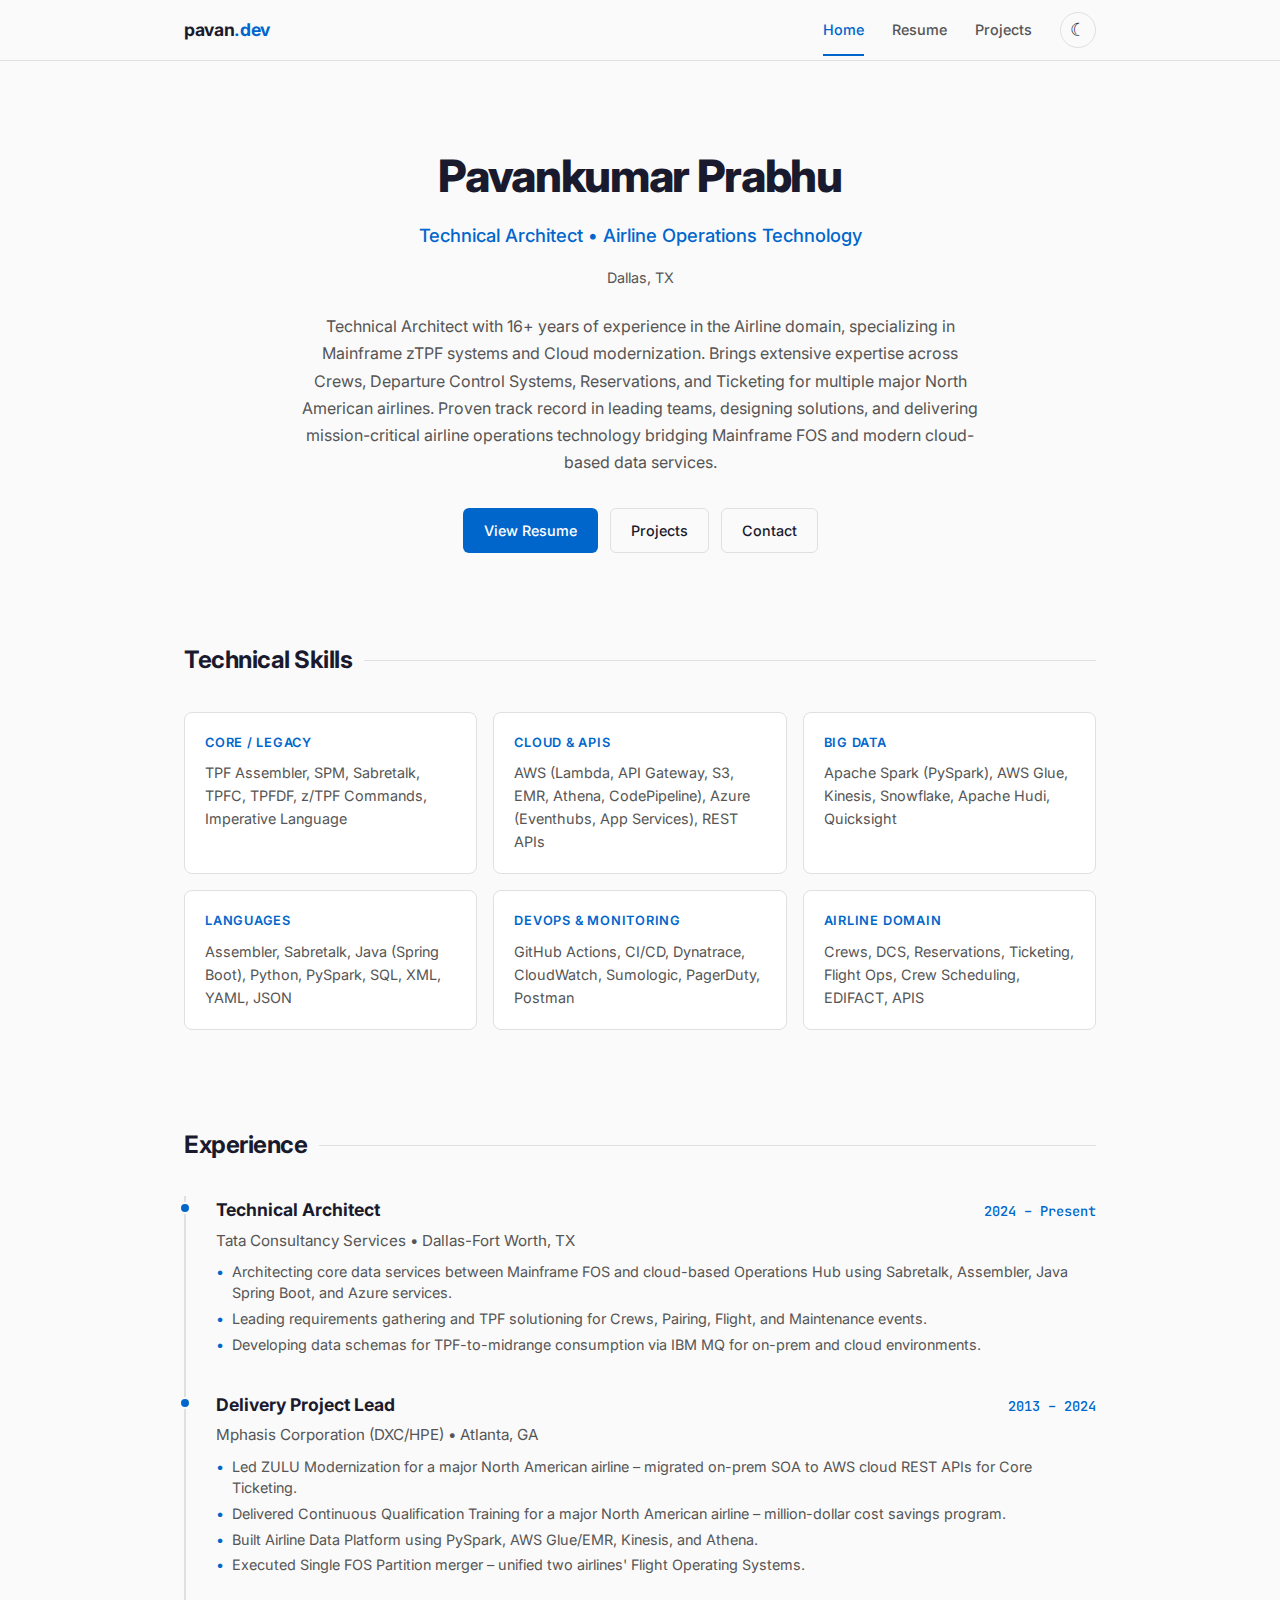
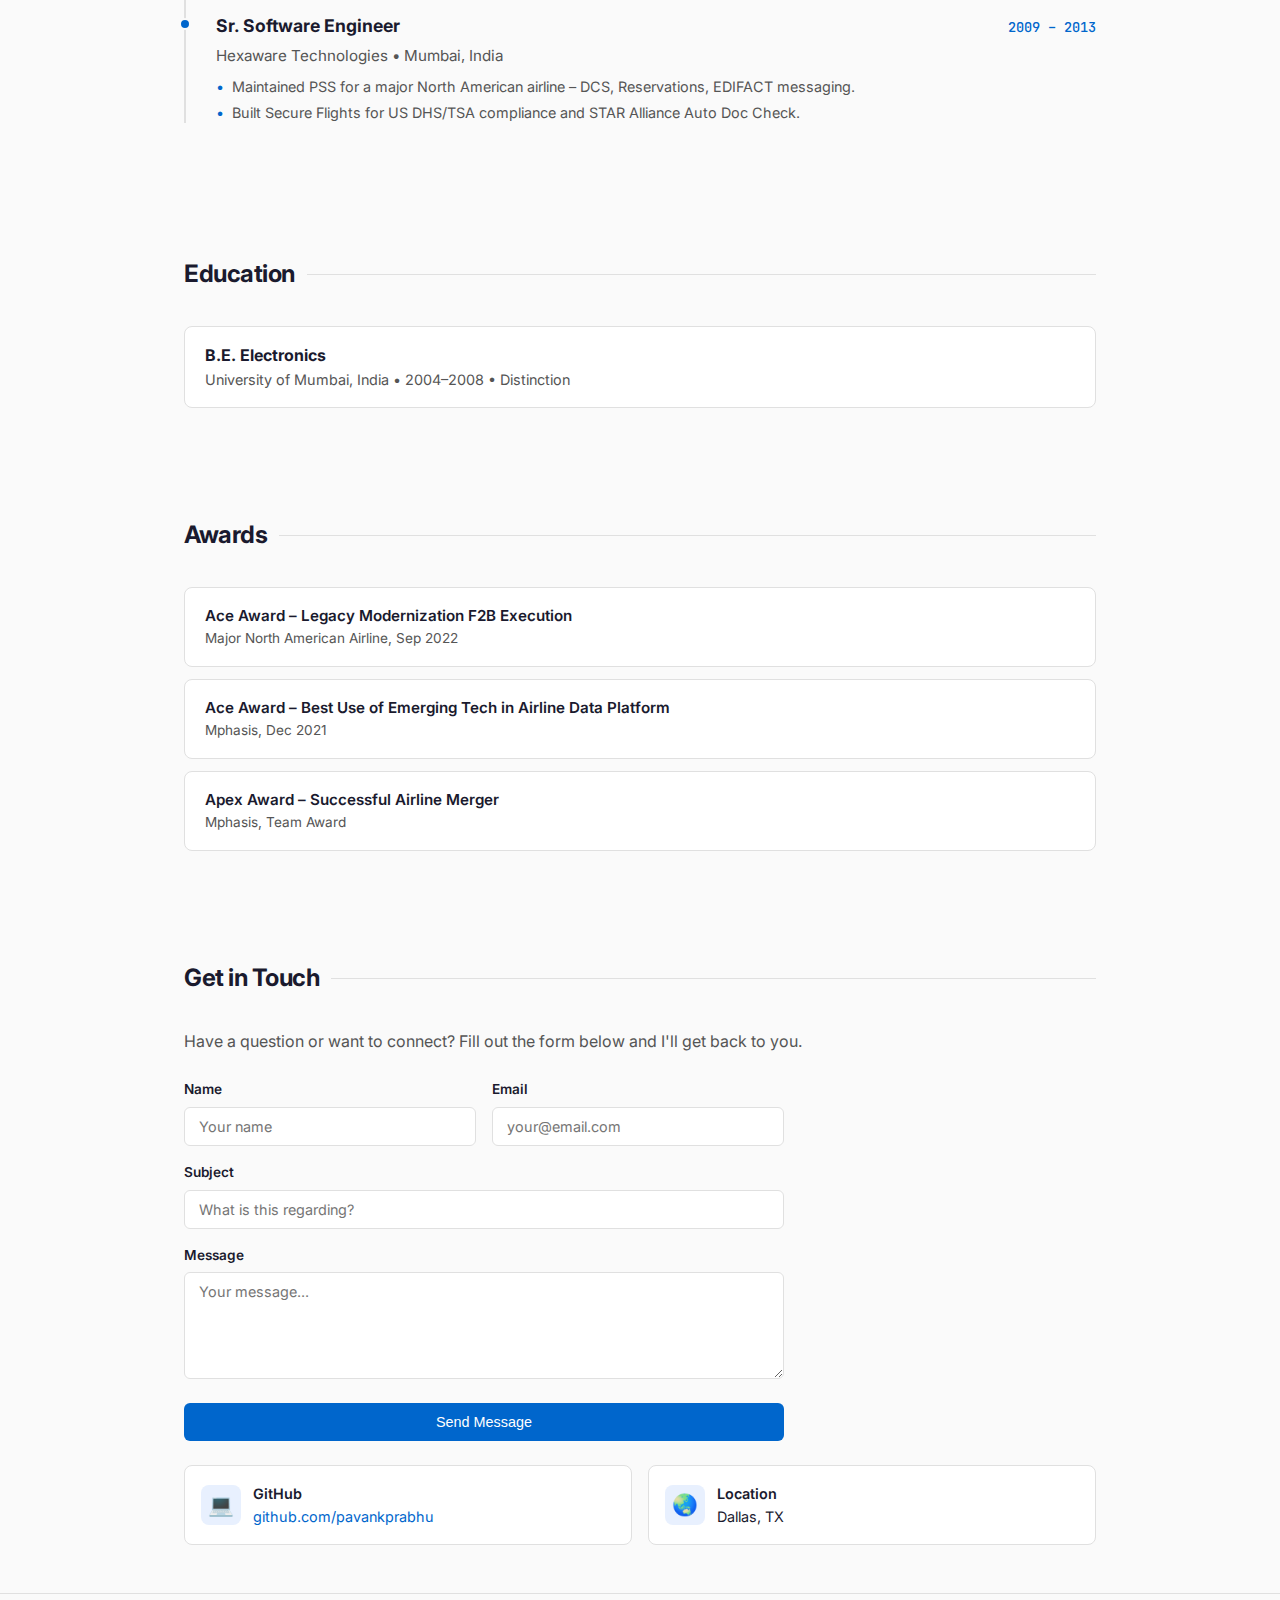
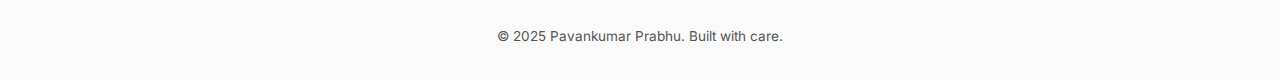
<file: index.html>
<!DOCTYPE html>
<html lang="en" data-theme="light">
<head>
  <meta charset="UTF-8">
  <meta name="viewport" content="width=device-width, initial-scale=1.0">
  <title>Pavankumar Prabhu - Technical Architect</title>
  <meta name="description" content="Technical Architect with 16+ years in Airline domain - Mainframe zTPF & Cloud Modernization">
  <link rel="preconnect" href="https://fonts.googleapis.com">
  <link href="https://fonts.googleapis.com/css2?family=Inter:wght@400;500;600;700;800&family=JetBrains+Mono:wght@400;500&display=swap" rel="stylesheet">
  <link rel="stylesheet" href="css/style.css">
</head>
<body>

  <!-- NAV -->
  <nav>
    <div class="nav-inner">
      <a href="index.html" class="nav-logo">pavan<span>.dev</span></a>
      <div class="nav-links">
        <a href="index.html" class="active">Home</a>
        <a href="resume.html">Resume</a>
        <a href="projects.html">Projects</a>
        <button class="theme-toggle" onclick="toggleTheme()" aria-label="Toggle theme">
          <span id="theme-icon">&#9790;</span>
        </button>
      </div>
    </div>
  </nav>

  <main class="container">

    <!-- HERO -->
    <section class="hero">
      <h1 class="hero-name">Pavankumar Prabhu</h1>
      <p class="hero-title">Technical Architect &bull; Airline Operations Technology</p>
      <p class="hero-location">Dallas, TX</p>
      <p class="hero-summary">
        Technical Architect with 16+ years of experience in the Airline domain,
        specializing in Mainframe zTPF systems and Cloud modernization. Brings extensive
        expertise across Crews, Departure Control Systems, Reservations, and Ticketing for
        multiple major North American airlines. Proven track record in leading teams,
        designing solutions, and delivering mission-critical airline operations technology
        bridging Mainframe FOS and modern cloud-based data services.
      </p>
      <div class="hero-links">
        <a href="resume.html" class="btn btn-primary">View Resume</a>
        <a href="projects.html" class="btn btn-outline">Projects</a>
        <a href="#contact" class="btn btn-outline">Contact</a>
      </div>
    </section>

    <!-- SKILLS -->
    <section class="section">
      <h2 class="section-title">Technical Skills</h2>
      <div class="skills-grid">
        <div class="skill-card">
          <div class="skill-category">Core / Legacy</div>
          <div class="skill-items">TPF Assembler, SPM, Sabretalk, TPFC, TPFDF, z/TPF Commands, Imperative Language</div>
        </div>
        <div class="skill-card">
          <div class="skill-category">Cloud & APIs</div>
          <div class="skill-items">AWS (Lambda, API Gateway, S3, EMR, Athena, CodePipeline), Azure (Eventhubs, App Services), REST APIs</div>
        </div>
        <div class="skill-card">
          <div class="skill-category">Big Data</div>
          <div class="skill-items">Apache Spark (PySpark), AWS Glue, Kinesis, Snowflake, Apache Hudi, Quicksight</div>
        </div>
        <div class="skill-card">
          <div class="skill-category">Languages</div>
          <div class="skill-items">Assembler, Sabretalk, Java (Spring Boot), Python, PySpark, SQL, XML, YAML, JSON</div>
        </div>
        <div class="skill-card">
          <div class="skill-category">DevOps & Monitoring</div>
          <div class="skill-items">GitHub Actions, CI/CD, Dynatrace, CloudWatch, Sumologic, PagerDuty, Postman</div>
        </div>
        <div class="skill-card">
          <div class="skill-category">Airline Domain</div>
          <div class="skill-items">Crews, DCS, Reservations, Ticketing, Flight Ops, Crew Scheduling, EDIFACT, APIS</div>
        </div>
      </div>
    </section>

    <!-- EXPERIENCE -->
    <section class="section">
      <h2 class="section-title">Experience</h2>
      <div class="timeline">

        <div class="timeline-item">
          <div class="timeline-header">
            <span class="timeline-role">Technical Architect</span>
            <span class="timeline-date">2024 &ndash; Present</span>
          </div>
          <div class="timeline-company">Tata Consultancy Services &bull; Dallas-Fort Worth, TX</div>
          <ul class="timeline-bullets">
            <li>Architecting core data services between Mainframe FOS and cloud-based Operations Hub using Sabretalk, Assembler, Java Spring Boot, and Azure services.</li>
            <li>Leading requirements gathering and TPF solutioning for Crews, Pairing, Flight, and Maintenance events.</li>
            <li>Developing data schemas for TPF-to-midrange consumption via IBM MQ for on-prem and cloud environments.</li>
          </ul>
        </div>

        <div class="timeline-item">
          <div class="timeline-header">
            <span class="timeline-role">Delivery Project Lead</span>
            <span class="timeline-date">2013 &ndash; 2024</span>
          </div>
          <div class="timeline-company">Mphasis Corporation (DXC/HPE) &bull; Atlanta, GA</div>
          <ul class="timeline-bullets">
            <li>Led ZULU Modernization for a major North American airline &ndash; migrated on-prem SOA to AWS cloud REST APIs for Core Ticketing.</li>
            <li>Delivered Continuous Qualification Training for a major North American airline &ndash; million-dollar cost savings program.</li>
            <li>Built Airline Data Platform using PySpark, AWS Glue/EMR, Kinesis, and Athena.</li>
            <li>Executed Single FOS Partition merger &ndash; unified two airlines' Flight Operating Systems.</li>
          </ul>
        </div>

        <div class="timeline-item">
          <div class="timeline-header">
            <span class="timeline-role">Sr. Software Engineer</span>
            <span class="timeline-date">2009 &ndash; 2013</span>
          </div>
          <div class="timeline-company">Hexaware Technologies &bull; Mumbai, India</div>
          <ul class="timeline-bullets">
            <li>Maintained PSS for a major North American airline &ndash; DCS, Reservations, EDIFACT messaging.</li>
            <li>Built Secure Flights for US DHS/TSA compliance and STAR Alliance Auto Doc Check.</li>
          </ul>
        </div>

      </div>
    </section>

    <!-- EDUCATION -->
    <section class="section">
      <h2 class="section-title">Education</h2>
      <div class="edu-item">
        <div class="edu-degree">B.E. Electronics</div>
        <div class="edu-school">University of Mumbai, India &bull; 2004&ndash;2008 &bull; Distinction</div>
      </div>
    </section>

    <!-- AWARDS -->
    <section class="section">
      <h2 class="section-title">Awards</h2>
      <div class="award-item">
        <div class="award-title">Ace Award &ndash; Legacy Modernization F2B Execution</div>
        <div class="award-desc">Major North American Airline, Sep 2022</div>
      </div>
      <div class="award-item">
        <div class="award-title">Ace Award &ndash; Best Use of Emerging Tech in Airline Data Platform</div>
        <div class="award-desc">Mphasis, Dec 2021</div>
      </div>
      <div class="award-item">
        <div class="award-title">Apex Award &ndash; Successful Airline Merger</div>
        <div class="award-desc">Mphasis, Team Award</div>
      </div>
    </section>

    <!-- CONTACT -->
    <section id="contact" class="section">
      <h2 class="section-title">Get in Touch</h2>
      <p style="color:var(--text-secondary);margin-bottom:24px">
        Have a question or want to connect? Fill out the form below and I'll get back to you.
      </p>
      <form id="contact-form" class="contact-form" onsubmit="return handleContactForm(event)">
        <div class="form-row">
          <div class="form-group">
            <label for="cf-name">Name</label>
            <input type="text" id="cf-name" name="name" required placeholder="Your name">
          </div>
          <div class="form-group">
            <label for="cf-email">Email</label>
            <input type="email" id="cf-email" name="email" required placeholder="your@email.com">
          </div>
        </div>
        <div class="form-group">
          <label for="cf-subject">Subject</label>
          <input type="text" id="cf-subject" name="subject" required placeholder="What is this regarding?">
        </div>
        <div class="form-group">
          <label for="cf-message">Message</label>
          <textarea id="cf-message" name="message" rows="5" required placeholder="Your message..."></textarea>
        </div>
        <button type="submit" class="btn btn-primary" style="width:100%;justify-content:center">Send Message</button>
        <div id="form-status" class="form-status"></div>
      </form>
      <div class="contact-grid" style="margin-top:24px">
        <div class="contact-item">
          <div class="contact-icon">&#128187;</div>
          <div>
            <div style="font-weight:600">GitHub</div>
            <a href="https://github.com/pavankprabhu" target="_blank">github.com/pavankprabhu</a>
          </div>
        </div>
        <div class="contact-item">
          <div class="contact-icon">&#127759;</div>
          <div>
            <div style="font-weight:600">Location</div>
            <span>Dallas, TX</span>
          </div>
        </div>
      </div>
    </section>

  </main>

  <footer>
    <div class="container">
      &copy; 2025 Pavankumar Prabhu. Built with care.
    </div>
  </footer>

  <script src="js/main.js"></script>
</body>
</html>
</file>
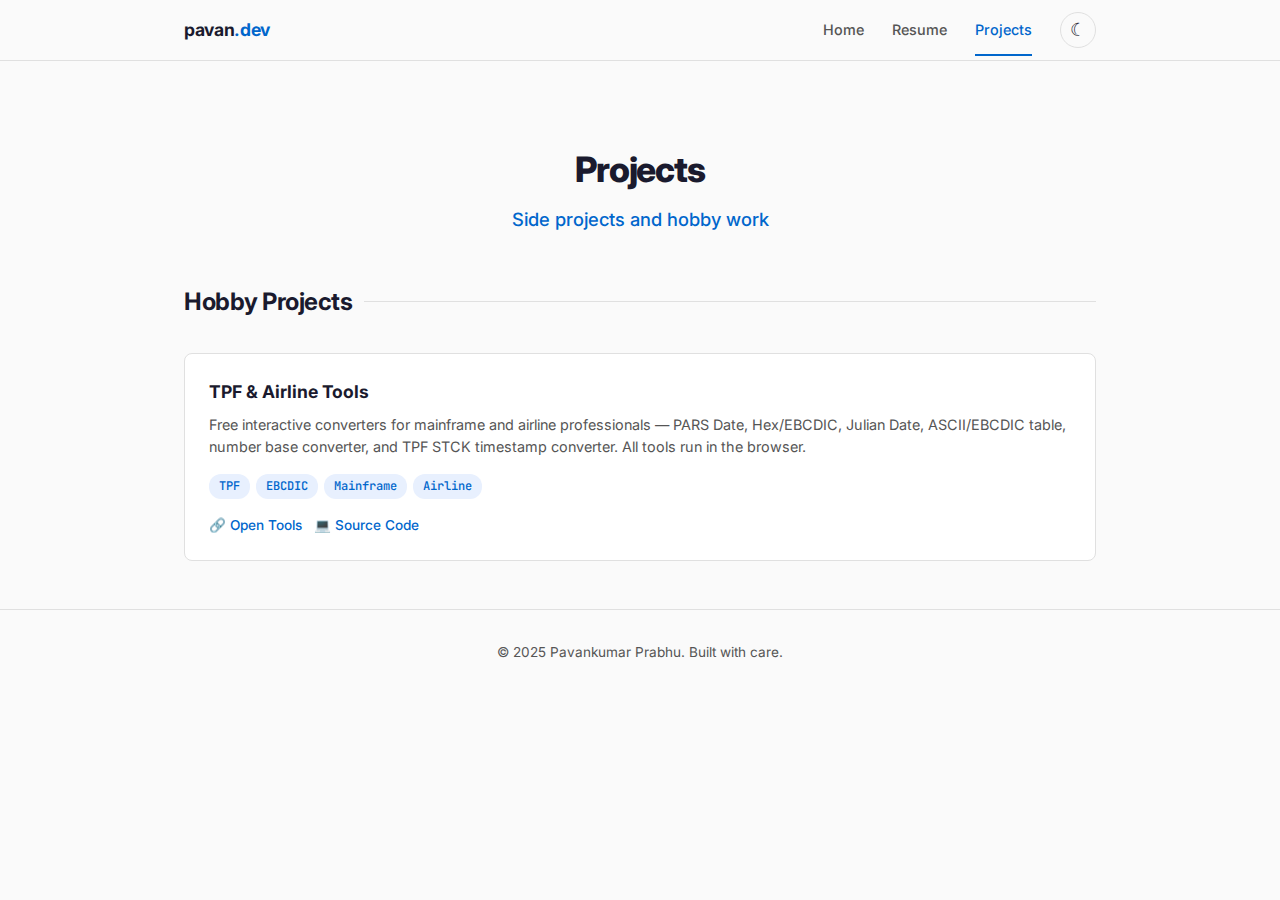
<file: projects.html>
<!DOCTYPE html>
<html lang="en" data-theme="light">
<head>
  <meta charset="UTF-8">
  <meta name="viewport" content="width=device-width, initial-scale=1.0">
  <title>Projects - Pavankumar Prabhu</title>
  <meta name="description" content="Hobby projects and side work by Pavankumar Prabhu">
  <link rel="preconnect" href="https://fonts.googleapis.com">
  <link href="https://fonts.googleapis.com/css2?family=Inter:wght@400;500;600;700;800&family=JetBrains+Mono:wght@400;500&display=swap" rel="stylesheet">
  <link rel="stylesheet" href="css/style.css">
</head>
<body>

  <nav>
    <div class="nav-inner">
      <a href="index.html" class="nav-logo">pavan<span>.dev</span></a>
      <div class="nav-links">
        <a href="index.html">Home</a>
        <a href="resume.html">Resume</a>
        <a href="projects.html" class="active">Projects</a>
        <button class="theme-toggle" onclick="toggleTheme()" aria-label="Toggle theme">
          <span id="theme-icon">&#9790;</span>
        </button>
      </div>
    </div>
  </nav>

  <main class="container">

    <section class="hero" style="padding-bottom:16px">
      <h1 class="hero-name" style="font-size:2.2rem">Projects</h1>
      <p class="hero-title">Side projects and hobby work</p>
    </section>

    <section class="section" style="padding-top:16px">
      <h2 class="section-title">Hobby Projects</h2>
      <div class="projects-grid">

        <div class="project-card">
          <div class="project-name">TPF & Airline Tools</div>
          <p class="project-desc">
            Free interactive converters for mainframe and airline professionals &mdash;
            PARS Date, Hex/EBCDIC, Julian Date, ASCII/EBCDIC table, number base converter,
            and TPF STCK timestamp converter. All tools run in the browser.
          </p>
          <div class="project-tags">
            <span class="tag">TPF</span>
            <span class="tag">EBCDIC</span>
            <span class="tag">Mainframe</span>
            <span class="tag">Airline</span>
          </div>
          <div class="project-links">
            <a href="https://pavankprabhu.github.io/tpf-tools/" target="_blank">&#128279; Open Tools</a>
            <a href="https://github.com/pavankprabhu/tpf-tools" target="_blank">&#128187; Source Code</a>
          </div>
        </div>

        <!-- ===== TEMPLATE: Copy this card and fill in your project details =====
        <div class="project-card">
          <div class="project-name">Project Name Here</div>
          <p class="project-desc">
            A short description of what the project does, what problem it solves,
            and what makes it interesting.
          </p>
          <div class="project-tags">
            <span class="tag">Python</span>
            <span class="tag">AWS</span>
            <span class="tag">React</span>
          </div>
          <div class="project-links">
            <a href="#" target="_blank">&#128279; Live Demo</a>
            <a href="#" target="_blank">&#128187; Source Code</a>
          </div>
        </div>
        ===== END TEMPLATE ===== -->

      </div>
    </section>

    <!-- HIDDEN: Resume Generator - unhide once project is complete
    <section class="section">
      <h2 class="section-title">Open Source & Contributions</h2>
      <div class="projects-grid">

        <div class="project-card">
          <div class="project-name">Resume Generator</div>
          <p class="project-desc">
            Python-based tool to generate multiple resume formats (Short Profile, Interview, Detailed Work History)
            from a single YAML data source. Outputs DOCX, PDF, and web-ready HTML.
          </p>
          <div class="project-tags">
            <span class="tag">Python</span>
            <span class="tag">python-docx</span>
            <span class="tag">YAML</span>
          </div>
          <div class="project-links">
            <a href="https://github.com/pavankprabhu" target="_blank">&#128187; GitHub</a>
          </div>
        </div>

      </div>
    </section>
    -->

  </main>

  <footer>
    <div class="container">
      &copy; 2025 Pavankumar Prabhu. Built with care.
    </div>
  </footer>

  <script src="js/main.js"></script>
</body>
</html>
</file>
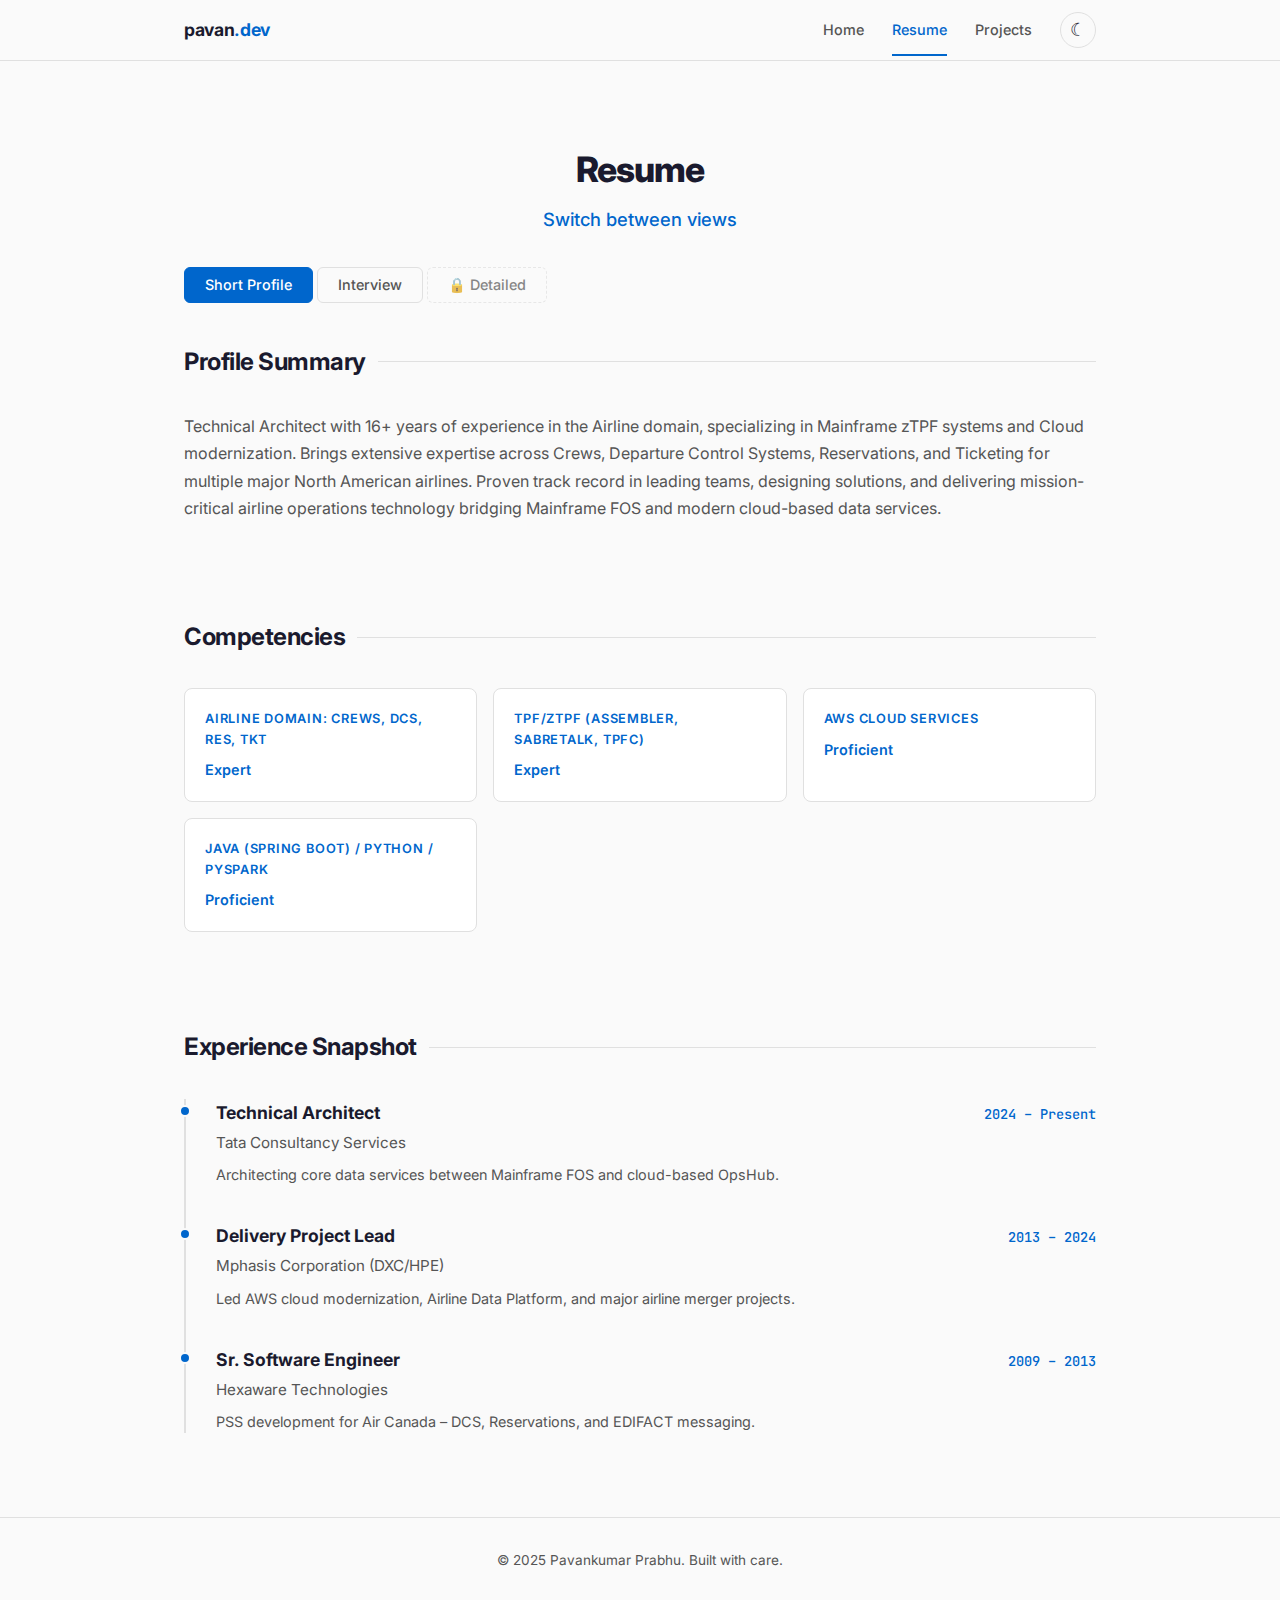
<file: resume.html>
<!DOCTYPE html>
<html lang="en" data-theme="light">
<head>
  <meta charset="UTF-8">
  <meta name="viewport" content="width=device-width, initial-scale=1.0">
  <title>Resume - Pavankumar Prabhu</title>
  <meta name="description" content="Resume of Pavankumar Prabhu - Technical Architect, Airline Operations Technology">
  <link rel="preconnect" href="https://fonts.googleapis.com">
  <link href="https://fonts.googleapis.com/css2?family=Inter:wght@400;500;600;700;800&family=JetBrains+Mono:wght@400;500&display=swap" rel="stylesheet">
  <link rel="stylesheet" href="css/style.css">
</head>
<body>

  <nav>
    <div class="nav-inner">
      <a href="index.html" class="nav-logo">pavan<span>.dev</span></a>
      <div class="nav-links">
        <a href="index.html">Home</a>
        <a href="resume.html" class="active">Resume</a>
        <a href="projects.html">Projects</a>
        <button class="theme-toggle" onclick="toggleTheme()" aria-label="Toggle theme">
          <span id="theme-icon">&#9790;</span>
        </button>
      </div>
    </div>
  </nav>

  <main class="container">

    <section class="hero" style="padding-bottom:16px">
      <h1 class="hero-name" style="font-size:2.2rem">Resume</h1>
      <p class="hero-title">Switch between views</p>
    </section>

    <!-- TAB SWITCHER -->
    <div class="tabs">
      <button class="tab-btn active" onclick="switchTab('short', event)">Short Profile</button>
      <button class="tab-btn" onclick="switchTab('interview', event)">Interview</button>
      <button class="tab-btn tab-locked" onclick="requestDetailedAccess()" id="btn-detailed">
        &#128274; Detailed
      </button>
    </div>

    <!-- ACCESS MODAL -->
    <div id="access-modal" class="modal-overlay" style="display:none">
      <div class="modal">
        <button class="modal-close" onclick="closeModal()">&times;</button>
        <div style="text-align:center;margin-bottom:16px">
          <span style="font-size:2rem">&#128274;</span>
        </div>
        <h3 style="text-align:center;margin-bottom:8px">Access Required</h3>
        <p style="text-align:center;color:var(--text-secondary);font-size:0.9rem;margin-bottom:20px">
          The detailed project view is available by request.<br>
          Enter the access code or request access below.
        </p>
        <form onsubmit="return verifyAccess(event)">
          <div class="form-group">
            <label for="access-code">Access Code</label>
            <input type="password" id="access-code" placeholder="Enter access code" autocomplete="off">
          </div>
          <div id="access-error" class="form-status" style="color:#e74c3c"></div>
          <button type="submit" class="btn btn-primary" style="width:100%;justify-content:center;margin-bottom:12px">Unlock</button>
        </form>
        <div style="text-align:center">
          <p style="font-size:0.85rem;color:var(--text-secondary);margin-bottom:8px">Don't have a code?</p>
          <a href="index.html#contact" class="btn btn-outline" style="font-size:0.85rem">Request Access</a>
        </div>
      </div>
    </div>

    <!-- ==================== SHORT PROFILE ==================== -->
    <div id="tab-short" class="tab-content active">

      <section class="section" style="padding-top:16px">
        <h2 class="section-title">Profile Summary</h2>
        <p style="font-size:1rem;line-height:1.7;color:var(--text-secondary)">
          Technical Architect with 16+ years of experience in the Airline domain,
          specializing in Mainframe zTPF systems and Cloud modernization. Brings extensive
          expertise across Crews, Departure Control Systems, Reservations, and Ticketing for
          multiple major North American airlines. Proven track record in leading teams,
          designing solutions, and delivering mission-critical airline operations technology
          bridging Mainframe FOS and modern cloud-based data services.
        </p>
      </section>

      <section class="section">
        <h2 class="section-title">Competencies</h2>
        <div class="skills-grid">
          <div class="skill-card">
            <div class="skill-category">Airline Domain: Crews, DCS, RES, TKT</div>
            <div class="skill-items" style="color:var(--accent);font-weight:600">Expert</div>
          </div>
          <div class="skill-card">
            <div class="skill-category">TPF/zTPF (Assembler, Sabretalk, TPFC)</div>
            <div class="skill-items" style="color:var(--accent);font-weight:600">Expert</div>
          </div>
          <div class="skill-card">
            <div class="skill-category">AWS Cloud Services</div>
            <div class="skill-items" style="color:var(--accent);font-weight:600">Proficient</div>
          </div>
          <div class="skill-card">
            <div class="skill-category">Java (Spring Boot) / Python / PySpark</div>
            <div class="skill-items" style="color:var(--accent);font-weight:600">Proficient</div>
          </div>
        </div>
      </section>

      <section class="section">
        <h2 class="section-title">Experience Snapshot</h2>
        <div class="timeline">
          <div class="timeline-item">
            <div class="timeline-header">
              <span class="timeline-role">Technical Architect</span>
              <span class="timeline-date">2024 &ndash; Present</span>
            </div>
            <div class="timeline-company">Tata Consultancy Services</div>
            <p style="color:var(--text-secondary);font-size:0.9rem">Architecting core data services between Mainframe FOS and cloud-based OpsHub.</p>
          </div>
          <div class="timeline-item">
            <div class="timeline-header">
              <span class="timeline-role">Delivery Project Lead</span>
              <span class="timeline-date">2013 &ndash; 2024</span>
            </div>
            <div class="timeline-company">Mphasis Corporation (DXC/HPE)</div>
            <p style="color:var(--text-secondary);font-size:0.9rem">Led AWS cloud modernization, Airline Data Platform, and major airline merger projects.</p>
          </div>
          <div class="timeline-item">
            <div class="timeline-header">
              <span class="timeline-role">Sr. Software Engineer</span>
              <span class="timeline-date">2009 &ndash; 2013</span>
            </div>
            <div class="timeline-company">Hexaware Technologies</div>
            <p style="color:var(--text-secondary);font-size:0.9rem">PSS development for Air Canada &ndash; DCS, Reservations, and EDIFACT messaging.</p>
          </div>
        </div>
      </section>
    </div>

    <!-- ==================== INTERVIEW VIEW ==================== -->
    <div id="tab-interview" class="tab-content">

      <section class="section" style="padding-top:16px">
        <h2 class="section-title">Professional Summary</h2>
        <p style="font-size:1rem;line-height:1.7;color:var(--text-secondary)">
          Technical Architect with 16+ years of experience in the Airline domain,
          specializing in Mainframe zTPF systems and Cloud modernization. Brings extensive
          expertise across Crews, Departure Control Systems, Reservations, and Ticketing for
          multiple major North American airlines. Proven track record in leading teams,
          designing solutions, and delivering mission-critical airline operations technology
          bridging Mainframe FOS and modern cloud-based data services.
        </p>
      </section>

      <section class="section">
        <h2 class="section-title">Technical Skills</h2>
        <div class="skills-grid">
          <div class="skill-card">
            <div class="skill-category">Core / Legacy</div>
            <div class="skill-items">TPF Assembler, SPM, Sabretalk, TPFC, TPFDF, z/TPF Commands, Imperative Language</div>
          </div>
          <div class="skill-card">
            <div class="skill-category">Cloud & APIs</div>
            <div class="skill-items">AWS (Lambda, API Gateway, S3, EMR, Athena, CodePipeline), Azure (Eventhubs, App Services), REST APIs</div>
          </div>
          <div class="skill-card">
            <div class="skill-category">Big Data</div>
            <div class="skill-items">Apache Spark (PySpark), AWS Glue, Kinesis, Snowflake, Apache Hudi, Quicksight</div>
          </div>
          <div class="skill-card">
            <div class="skill-category">Languages</div>
            <div class="skill-items">Assembler, Sabretalk, Java (Spring Boot), Python, PySpark, SQL, XML, YAML, JSON</div>
          </div>
          <div class="skill-card">
            <div class="skill-category">DevOps & Monitoring</div>
            <div class="skill-items">GitHub Actions, CI/CD, Dynatrace, CloudWatch, Sumologic, PagerDuty, Postman</div>
          </div>
          <div class="skill-card">
            <div class="skill-category">Airline Domain</div>
            <div class="skill-items">Crews, DCS, Reservations, Ticketing, Flight Ops, Crew Scheduling, EDIFACT, APIS</div>
          </div>
        </div>
      </section>

      <section class="section">
        <h2 class="section-title">Professional Experience</h2>
        <div class="timeline">

          <div class="timeline-item">
            <div class="timeline-header">
              <span class="timeline-role">Technical Architect</span>
              <span class="timeline-date">Jul 2024 &ndash; Present</span>
            </div>
            <div class="timeline-company">Tata Consultancy Services &bull; Dallas-Fort Worth, TX</div>
            <ul class="timeline-bullets">
              <li>Architect core data services between Mainframe FOS and cloud-based Operations Hub using Sabretalk, Assembler, Java Spring Boot, and Azure services.</li>
              <li>Lead requirements gathering and TPF solutioning for Crews, Pairing, Flight, and Maintenance events.</li>
              <li>Develop data schemas for TPF-to-midrange consumption via IBM MQ for on-prem and cloud environments.</li>
              <li>Provide 24/7 on-call production support; monitor and troubleshoot across TPF, on-prem, and cloud.</li>
              <li>Maintain and enhance Legacy Connector Adapter REST API services and XML Message Utility platform.</li>
            </ul>
          </div>

          <div class="timeline-item">
            <div class="timeline-header">
              <span class="timeline-role">Delivery Project Lead</span>
              <span class="timeline-date">May 2013 &ndash; Jul 2024</span>
            </div>
            <div class="timeline-company">Mphasis Corporation (DXC/HPE) &bull; Atlanta, GA</div>
            <ul class="timeline-bullets">
              <li>Led ZULU Modernization at Delta Air Lines &ndash; migrated on-prem SOA to AWS cloud REST APIs for Core Ticketing Financial Document Management using Lambda, API Gateway, and CodePipeline CI/CD.</li>
              <li>Delivered Continuous Qualification Training for American Airlines &ndash; million-dollar cost savings program transforming pilot recurrent training from 9/18-month to annual cycles.</li>
              <li>Built Airline Data Platform using PySpark, AWS Glue/EMR, Kinesis, S3, and Athena &ndash; delivered analytics for PNR, Ticketing, Passenger, and Check-in data.</li>
              <li>Executed Single FOS Partition merger &ndash; unified two major airlines&rsquo; Flight Operating Systems for Pilots and Flight Attendants.</li>
              <li>Developed 737 MAX MCAS Special Training, COVID-19 Vaccine compliance, and Pilot Division Qualifications Redesign.</li>
              <li>Maintained mission-critical Document Retrieve, Financial Travel Documents, and ToolsV2 APIs with P1 on-call support.</li>
            </ul>
          </div>

          <div class="timeline-item">
            <div class="timeline-header">
              <span class="timeline-role">Sr. Software Engineer</span>
              <span class="timeline-date">Sep 2009 &ndash; Apr 2013</span>
            </div>
            <div class="timeline-company">Hexaware Technologies &bull; Mumbai, India</div>
            <ul class="timeline-bullets">
              <li>Developed and maintained DCS for Air Canada &ndash; Airport Check-in, Baggage, Boarding, APIS, Seating, and EDIFACT messaging.</li>
              <li>Built Secure Flights system for US DHS/TSA compliance &ndash; KTN/RED edits, AQQ messaging, and SFPD transmission.</li>
              <li>Implemented STAR Alliance Auto Doc Check &ndash; automated travel document verification.</li>
              <li>Developed Seat Platform Re-accommodation for United Airlines Schedule Change.</li>
              <li>Provided requirements analysis, sizing estimates, and project estimates to IBM Canada.</li>
            </ul>
          </div>

          <div class="timeline-item">
            <div class="timeline-header">
              <span class="timeline-role">Software Tester</span>
              <span class="timeline-date">Jan 2009 &ndash; Sep 2009</span>
            </div>
            <div class="timeline-company">Specula Enterprise (Testingology) &bull; Mumbai, India</div>
            <ul class="timeline-bullets">
              <li>Led testing for gaming and E-learning applications for DHL, Kaplan, Pearson, and ICICI Prudential.</li>
            </ul>
          </div>

        </div>
      </section>

      <section class="section">
        <h2 class="section-title">Education</h2>
        <div class="edu-item">
          <div class="edu-degree">B.E. Electronics</div>
          <div class="edu-school">University of Mumbai, India &bull; 2004&ndash;2008 &bull; Distinction</div>
        </div>
      </section>

      <section class="section">
        <h2 class="section-title">Awards</h2>
        <div class="award-item">
          <div class="award-title">Ace Award &ndash; Legacy Modernization F2B Execution</div>
          <div class="award-desc">American Airlines, Sep 2022</div>
        </div>
        <div class="award-item">
          <div class="award-title">Ace Award &ndash; Best Use of Emerging Tech in Airline Data Platform</div>
          <div class="award-desc">Mphasis, Dec 2021</div>
        </div>
        <div class="award-item">
          <div class="award-title">Summit Award &ndash; Successful Project Execution</div>
          <div class="award-desc">Mphasis</div>
        </div>
        <div class="award-item">
          <div class="award-title">Apex Award &ndash; Successful Airline Merger</div>
          <div class="award-desc">Mphasis, Team Award</div>
        </div>
        <div class="award-item">
          <div class="award-title">Ace Award &ndash; Successful Project Execution</div>
          <div class="award-desc">Hexaware Technologies</div>
        </div>
      </section>
    </div>

    <!-- ==================== DETAILED VIEW ==================== -->
    <div id="tab-detailed" class="tab-content">

      <section class="section" style="padding-top:16px">
        <h2 class="section-title">Tata Consultancy Services (Jul 2024 &ndash; Present)</h2>

        <div class="project-card" style="margin-bottom:16px">
          <div style="display:flex;justify-content:space-between;align-items:baseline;flex-wrap:wrap;gap:8px;margin-bottom:8px">
            <span class="project-name">01 &bull; Operations Hub &ndash; Airline Operations Technology</span>
            <span class="timeline-date">Jul 2024 &ndash; Present</span>
          </div>
          <div style="font-size:0.85rem;color:var(--accent);margin-bottom:8px"><strong>Client:</strong> American Airlines (via Sabre/TCS)</div>
          <p class="project-desc">Development, Maintenance of Core Data Services from Mainframe based Flight Operating System to On-prem and Cloud data services.</p>
          <div class="project-tags">
            <span class="tag">Sabretalk</span><span class="tag">Assembler</span><span class="tag">Java Spring Boot</span>
            <span class="tag">Azure</span><span class="tag">IBM MQ</span><span class="tag">z/TPF</span>
            <span class="tag">Oracle SQL</span><span class="tag">MongoDB</span><span class="tag">GitHub Actions</span>
          </div>
          <div style="font-weight:600;font-size:0.85rem;margin-bottom:6px">Responsibilities:</div>
          <ul class="timeline-bullets">
            <li>Requirements gathering from consumer and TPF solutioning for Crews, Pairing, Flight, Maintenance events.</li>
            <li>Analyze reported Test and Production data issues.</li>
            <li>Development of schema to consume data from TPF system to mid-range applications via IBM MQ.</li>
            <li>Provide Test, Deployment to Test and Production support.</li>
            <li>Provide scheduled on-call support for Production environment.</li>
            <li>Monitor dumps and errors across TPF, On-prem, and cloud environments.</li>
            <li>Maintenance and Enhancement of XML Message Utility website.</li>
            <li>Support Legacy Connector Adapter REST API services.</li>
          </ul>
        </div>
      </section>

      <section class="section">
        <h2 class="section-title">Mphasis Corporation / DXC / HPE (May 2013 &ndash; Jul 2024)</h2>

        <div class="project-card" style="margin-bottom:16px">
          <div style="display:flex;justify-content:space-between;align-items:baseline;flex-wrap:wrap;gap:8px;margin-bottom:8px">
            <span class="project-name">02 &bull; Core Ticketing Modernization (ZULU)</span>
            <span class="timeline-date">Aug 2022 &ndash; Jul 2024</span>
          </div>
          <div style="font-size:0.85rem;color:var(--accent);margin-bottom:8px"><strong>Client:</strong> Delta Air Lines, USA</div>
          <p class="project-desc">ZULU Modernization of on-prem SOA to REST APIs in AWS Cloud and z/TPF Modernization to ingest REST APIs for Core Ticketing Financial Document Management.</p>
          <div class="project-tags">
            <span class="tag">TPFC</span><span class="tag">DFDL</span><span class="tag">AWS Lambda</span>
            <span class="tag">API Gateway</span><span class="tag">CodePipeline</span><span class="tag">Quarkus Java</span>
            <span class="tag">Sumologic</span><span class="tag">PagerDuty</span>
          </div>
          <ul class="timeline-bullets">
            <li>Provide Development, Enhancement, Implementation Support to AWS cloud-based REST APIs via IBM Datapower.</li>
            <li>Develop Dashboard in Sumologic to monitor TPF transactions.</li>
            <li>Work with Datapower and Consumer Applications for performance and SRE testing.</li>
            <li>On-call for P1 System incidents and monitoring support.</li>
            <li>Maintain mission-critical Document Retrieve, Financial Travel Documents, and ToolsV2 APIs.</li>
          </ul>
        </div>

        <div class="project-card" style="margin-bottom:16px">
          <div style="display:flex;justify-content:space-between;align-items:baseline;flex-wrap:wrap;gap:8px;margin-bottom:8px">
            <span class="project-name">03 &bull; Continuous Qualification Training</span>
            <span class="timeline-date">Jul 2020 &ndash; Aug 2022</span>
          </div>
          <div style="font-size:0.85rem;color:var(--accent);margin-bottom:8px"><strong>Client:</strong> DXC Technology (American Airlines)</div>
          <p class="project-desc">Million-dollar cost savings program transforming pilot recurrent training from 9/18-month to annual cycles. Executed 3 phases across Crew Qualifications and Training.</p>
          <div class="project-tags"><span class="tag">z/TPF</span><span class="tag">Sabretalk</span><span class="tag">Assembler</span></div>
          <ul class="timeline-bullets">
            <li>Analyze Business Requirements and perform system analysis.</li>
            <li>Design solution, coding and unit testing of Sabretalk and Assembler code.</li>
            <li>Support system issues and implementation across 3 project phases.</li>
          </ul>
        </div>

        <div class="project-card" style="margin-bottom:16px">
          <div style="display:flex;justify-content:space-between;align-items:baseline;flex-wrap:wrap;gap:8px;margin-bottom:8px">
            <span class="project-name">04 &bull; COVID-19 Vaccine Requirements</span>
            <span class="timeline-date">Mar 2020 &ndash; Nov 2021</span>
          </div>
          <div style="font-size:0.85rem;color:var(--accent);margin-bottom:8px"><strong>Client:</strong> DXC Technology (American Airlines)</div>
          <p class="project-desc">Enhancement to issue alerts to Pilots for COVID-19 Vaccine compliance affecting all Crew Scheduling applications.</p>
          <div class="project-tags"><span class="tag">z/TPF</span><span class="tag">Sabretalk</span><span class="tag">Assembler</span></div>
        </div>

        <div class="project-card" style="margin-bottom:16px">
          <div style="display:flex;justify-content:space-between;align-items:baseline;flex-wrap:wrap;gap:8px;margin-bottom:8px">
            <span class="project-name">05 &bull; 737 MAX MCAS Special Training</span>
            <span class="timeline-date">Mar 2019 &ndash; Aug 2019</span>
          </div>
          <div style="font-size:0.85rem;color:var(--accent);margin-bottom:8px"><strong>Client:</strong> DXC Technology (American Airlines)</div>
          <p class="project-desc">Enhancements to add 737 MAX MCAS CB TRAINING to all Pilots and alert Crew Scheduling applications if training is incomplete.</p>
          <div class="project-tags"><span class="tag">z/TPF</span><span class="tag">Sabretalk</span><span class="tag">Assembler</span></div>
        </div>

        <div class="project-card" style="margin-bottom:16px">
          <div style="display:flex;justify-content:space-between;align-items:baseline;flex-wrap:wrap;gap:8px;margin-bottom:8px">
            <span class="project-name">06 &bull; Single FOS Partition Merger</span>
            <span class="timeline-date">Jan 2016 &ndash; Feb 2017</span>
          </div>
          <div style="font-size:0.85rem;color:var(--accent);margin-bottom:8px"><strong>Client:</strong> HPE (American Airlines)</div>
          <p class="project-desc">Migration of two Major American Airlines into a Single Partition &ndash; the FOS partition for Pilots and Flight Attendants.</p>
          <div class="project-tags"><span class="tag">z/TPF</span><span class="tag">TPFDF</span><span class="tag">Assembler</span><span class="tag">Sabretalk</span></div>
        </div>

        <div class="project-card" style="margin-bottom:16px">
          <div style="display:flex;justify-content:space-between;align-items:baseline;flex-wrap:wrap;gap:8px;margin-bottom:8px">
            <span class="project-name">07 &bull; Airline Data Platform (AWS)</span>
            <span class="timeline-date">2021 &ndash; 2022</span>
          </div>
          <div style="font-size:0.85rem;color:var(--accent);margin-bottom:8px"><strong>Client:</strong> Mphasis (Multiple Airlines)</div>
          <p class="project-desc">Creation of Data Lake &amp; Data Warehouse platform using Airline/Airport data for Analytics and Reporting.</p>
          <div class="project-tags">
            <span class="tag">PySpark</span><span class="tag">AWS Glue</span><span class="tag">EMR</span>
            <span class="tag">S3</span><span class="tag">Kinesis</span><span class="tag">Athena</span>
            <span class="tag">Quicksight</span><span class="tag">Snowflake</span>
          </div>
          <ul class="timeline-bullets">
            <li>Ingestion of PNR, Ticketing, Passenger, Check-in, Feedback, Weather, and Car Parking data.</li>
            <li>Write PySpark programs for data transformation in AWS Glue and EMR.</li>
            <li>Implement Business Use Cases in AWS Quicksight for client demos.</li>
          </ul>
        </div>

        <p style="color:var(--text-secondary);font-size:0.9rem;font-style:italic;margin-top:8px">
          Additional projects: Break in Rest Activity, Pilot Division Qualifications Redesign, Fleet B767/B757,
          Pilot Lock Entry, AXS Control TPFC, Seat Platform Re-accommodation, TPF SHARES DCS &amp; Reservation Maintenance
          &ndash; see Detailed Work History for complete details.
        </p>
      </section>

      <section class="section">
        <h2 class="section-title">Hexaware Technologies (Sep 2009 &ndash; Apr 2013)</h2>

        <div class="project-card" style="margin-bottom:16px">
          <div style="display:flex;justify-content:space-between;align-items:baseline;flex-wrap:wrap;gap:8px;margin-bottom:8px">
            <span class="project-name">IBM TPF DCS &amp; Reservation Maintenance</span>
            <span class="timeline-date">Sep 2009 &ndash; Apr 2013</span>
          </div>
          <div style="font-size:0.85rem;color:var(--accent);margin-bottom:8px"><strong>Client:</strong> IBM Canada (Air Canada)</div>
          <p class="project-desc">Maintenance and development of DCS and Reservation systems including Secure Flights (TSA), STAR Alliance Auto Doc Check, and ASP TPF for All Nippon Airways.</p>
          <div class="project-tags">
            <span class="tag">TPF 4.1</span><span class="tag">Assembler</span><span class="tag">SPM</span>
            <span class="tag">TPFDF</span><span class="tag">JCL</span><span class="tag">REXX</span>
          </div>
        </div>
      </section>

      <section class="section">
        <h2 class="section-title">Customer Recognition</h2>
        <div class="project-card" style="margin-bottom:12px">
          <p style="font-style:italic;font-size:0.9rem;color:var(--text-secondary);line-height:1.6">
            &ldquo;I would like to recognize Pavan Prabhu for his contributions to the Pilot Readiness Product.
            Pavan&rsquo;s strong knowledge and diligence continues to be a great asset to the team.
            He communicates well, is attentive, addresses concerns as they arise, and drives to produce a quality product.
            We are fortunate to have Pavan as part of the team.&rdquo;
          </p>
          <p style="font-size:0.85rem;font-weight:600;margin-top:8px">&mdash; Barbara C Patterson PMP CSM, Sr. Manager, Pilot Technology</p>
        </div>
        <div class="project-card" style="margin-bottom:12px">
          <p style="font-style:italic;font-size:0.9rem;color:var(--text-secondary);line-height:1.6">
            &ldquo;You are trying your best to accomplish this, for that you go above and beyond with Delta and IBM team members
            to troubleshoot the issues happening. You don&rsquo;t sit quiet until it is resolved and understand the root cause.
            What is most important is your patience level, you keep yourself to the calmest level.&rdquo;
          </p>
          <p style="font-size:0.85rem;font-weight:600;margin-top:8px">&mdash; Manju Yadav, IT Sr. Tech Product Engg., FDM Core Ticketing</p>
        </div>
      </section>
    </div>

  </main>

  <footer>
    <div class="container">
      &copy; 2025 Pavankumar Prabhu. Built with care.
    </div>
  </footer>

  <script src="js/main.js"></script>
</body>
</html>
</file>
<file: css/style.css>
/* ===== VARIABLES ===== */
:root {
  --bg: #fafafa;
  --bg-card: #ffffff;
  --text: #1a1a2e;
  --text-secondary: #555;
  --accent: #0066cc;
  --accent-light: #e8f0fe;
  --border: #e0e0e0;
  --shadow: 0 2px 12px rgba(0,0,0,0.08);
  --radius: 8px;
  --max-width: 960px;
  --font: 'Inter', -apple-system, BlinkMacSystemFont, 'Segoe UI', sans-serif;
  --font-mono: 'JetBrains Mono', 'Fira Code', monospace;
}

[data-theme="dark"] {
  --bg: #0f0f1a;
  --bg-card: #1a1a2e;
  --text: #e0e0e0;
  --text-secondary: #999;
  --accent: #4d9fff;
  --accent-light: #1a2a4a;
  --border: #2a2a3e;
  --shadow: 0 2px 12px rgba(0,0,0,0.3);
}

/* ===== RESET & BASE ===== */
*, *::before, *::after { box-sizing: border-box; margin: 0; padding: 0; }

html { scroll-behavior: smooth; }

body {
  font-family: var(--font);
  background: var(--bg);
  color: var(--text);
  line-height: 1.6;
  transition: background 0.3s, color 0.3s;
}

a { color: var(--accent); text-decoration: none; transition: opacity 0.2s; }
a:hover { opacity: 0.8; }

/* ===== LAYOUT ===== */
.container { max-width: var(--max-width); margin: 0 auto; padding: 0 24px; }

/* ===== NAV ===== */
nav {
  position: sticky;
  top: 0;
  z-index: 100;
  background: var(--bg);
  border-bottom: 1px solid var(--border);
  backdrop-filter: blur(12px);
}

.nav-inner {
  display: flex;
  align-items: center;
  justify-content: space-between;
  padding: 12px 24px;
  max-width: var(--max-width);
  margin: 0 auto;
}

.nav-logo {
  font-weight: 700;
  font-size: 1.1rem;
  color: var(--text);
  letter-spacing: -0.02em;
}

.nav-logo span { color: var(--accent); }

.nav-links { display: flex; gap: 28px; align-items: center; }

.nav-links a {
  color: var(--text-secondary);
  font-size: 0.9rem;
  font-weight: 500;
  transition: color 0.2s;
  position: relative;
}

.nav-links a:hover, .nav-links a.active { color: var(--accent); opacity: 1; }

.nav-links a.active::after {
  content: '';
  position: absolute;
  bottom: -14px;
  left: 0;
  right: 0;
  height: 2px;
  background: var(--accent);
}

.theme-toggle {
  background: none;
  border: 1px solid var(--border);
  border-radius: 50%;
  width: 36px;
  height: 36px;
  cursor: pointer;
  display: flex;
  align-items: center;
  justify-content: center;
  font-size: 1.1rem;
  color: var(--text);
  transition: background 0.2s;
}

.theme-toggle:hover { background: var(--accent-light); }

/* ===== HERO ===== */
.hero {
  padding: 80px 0 40px;
  text-align: center;
}

.hero-name {
  font-size: 2.8rem;
  font-weight: 800;
  letter-spacing: -0.03em;
  color: var(--text);
  margin-bottom: 8px;
}

.hero-title {
  font-size: 1.15rem;
  color: var(--accent);
  font-weight: 500;
  margin-bottom: 16px;
}

.hero-location {
  font-size: 0.9rem;
  color: var(--text-secondary);
  margin-bottom: 24px;
}

.hero-summary {
  max-width: 680px;
  margin: 0 auto 32px;
  font-size: 1rem;
  color: var(--text-secondary);
  line-height: 1.7;
}

.hero-links { display: flex; gap: 12px; justify-content: center; flex-wrap: wrap; }

.btn {
  display: inline-flex;
  align-items: center;
  gap: 6px;
  padding: 10px 20px;
  border-radius: 6px;
  font-size: 0.9rem;
  font-weight: 500;
  transition: all 0.2s;
  border: 1px solid transparent;
}

.btn-primary { background: var(--accent); color: #fff; }
.btn-primary:hover { opacity: 0.9; color: #fff; }

.btn-outline { border-color: var(--border); color: var(--text); }
.btn-outline:hover { border-color: var(--accent); color: var(--accent); }

/* ===== SECTIONS ===== */
.section { padding: 48px 0; }

.section-title {
  font-size: 1.5rem;
  font-weight: 700;
  margin-bottom: 32px;
  letter-spacing: -0.02em;
  display: flex;
  align-items: center;
  gap: 12px;
}

.section-title::after {
  content: '';
  flex: 1;
  height: 1px;
  background: var(--border);
}

/* ===== SKILLS GRID ===== */
.skills-grid {
  display: grid;
  grid-template-columns: repeat(auto-fit, minmax(280px, 1fr));
  gap: 16px;
}

.skill-card {
  background: var(--bg-card);
  border: 1px solid var(--border);
  border-radius: var(--radius);
  padding: 20px;
  transition: border-color 0.2s;
}

.skill-card:hover { border-color: var(--accent); }

.skill-category {
  font-size: 0.8rem;
  font-weight: 600;
  text-transform: uppercase;
  letter-spacing: 0.06em;
  color: var(--accent);
  margin-bottom: 8px;
}

.skill-items {
  font-size: 0.9rem;
  color: var(--text-secondary);
  line-height: 1.6;
}

/* ===== TIMELINE ===== */
.timeline { position: relative; }

.timeline::before {
  content: '';
  position: absolute;
  left: 0;
  top: 0;
  bottom: 0;
  width: 2px;
  background: var(--border);
}

.timeline-item {
  position: relative;
  padding-left: 32px;
  margin-bottom: 36px;
}

.timeline-item::before {
  content: '';
  position: absolute;
  left: -5px;
  top: 6px;
  width: 12px;
  height: 12px;
  border-radius: 50%;
  background: var(--accent);
  border: 2px solid var(--bg);
}

.timeline-header {
  display: flex;
  justify-content: space-between;
  align-items: baseline;
  flex-wrap: wrap;
  gap: 8px;
  margin-bottom: 4px;
}

.timeline-role {
  font-size: 1.1rem;
  font-weight: 700;
  color: var(--text);
}

.timeline-date {
  font-size: 0.85rem;
  color: var(--accent);
  font-weight: 500;
  font-family: var(--font-mono);
}

.timeline-company {
  font-size: 0.95rem;
  color: var(--text-secondary);
  margin-bottom: 8px;
}

.timeline-bullets {
  list-style: none;
  padding: 0;
}

.timeline-bullets li {
  position: relative;
  padding-left: 16px;
  margin-bottom: 4px;
  font-size: 0.9rem;
  color: var(--text-secondary);
  line-height: 1.5;
}

.timeline-bullets li::before {
  content: '\2022';
  position: absolute;
  left: 0;
  color: var(--accent);
}

/* ===== PROJECT CARDS ===== */
.projects-grid {
  display: grid;
  grid-template-columns: repeat(auto-fit, minmax(300px, 1fr));
  gap: 20px;
}

.project-card {
  background: var(--bg-card);
  border: 1px solid var(--border);
  border-radius: var(--radius);
  padding: 24px;
  transition: border-color 0.2s, box-shadow 0.2s;
}

.project-card:hover {
  border-color: var(--accent);
  box-shadow: var(--shadow);
}

.project-name {
  font-size: 1.1rem;
  font-weight: 700;
  margin-bottom: 8px;
}

.project-desc {
  font-size: 0.9rem;
  color: var(--text-secondary);
  margin-bottom: 16px;
  line-height: 1.5;
}

.project-tags { display: flex; flex-wrap: wrap; gap: 6px; margin-bottom: 16px; }

.tag {
  font-size: 0.75rem;
  font-weight: 500;
  padding: 3px 10px;
  border-radius: 12px;
  background: var(--accent-light);
  color: var(--accent);
  font-family: var(--font-mono);
}

.project-links { display: flex; gap: 12px; }

.project-links a {
  font-size: 0.85rem;
  font-weight: 500;
  display: flex;
  align-items: center;
  gap: 4px;
}

/* ===== EDUCATION & AWARDS ===== */
.edu-item, .award-item {
  padding: 16px 20px;
  background: var(--bg-card);
  border: 1px solid var(--border);
  border-radius: var(--radius);
  margin-bottom: 12px;
}

.edu-degree { font-weight: 700; font-size: 1rem; }
.edu-school { font-size: 0.9rem; color: var(--text-secondary); }
.award-title { font-weight: 600; font-size: 0.95rem; }
.award-desc { font-size: 0.85rem; color: var(--text-secondary); }

/* ===== RESUME TABS ===== */
.tabs { display: flex; gap: 4px; margin-bottom: 24px; }

.tab-btn {
  padding: 8px 20px;
  border: 1px solid var(--border);
  border-radius: 6px;
  background: transparent;
  color: var(--text-secondary);
  font-size: 0.9rem;
  font-weight: 500;
  cursor: pointer;
  transition: all 0.2s;
  font-family: var(--font);
}

.tab-btn:hover { border-color: var(--accent); color: var(--accent); }
.tab-btn.active { background: var(--accent); color: #fff; border-color: var(--accent); }

.tab-btn.tab-locked {
  border-style: dashed;
  opacity: 0.7;
}

.tab-btn.tab-locked:hover { opacity: 1; border-color: var(--accent); }

.tab-btn.tab-unlocked {
  border-style: solid;
  opacity: 1;
}

.tab-content { display: none; }
.tab-content.active { display: block; }

/* ===== FOOTER ===== */
footer {
  border-top: 1px solid var(--border);
  padding: 32px 0;
  text-align: center;
  font-size: 0.85rem;
  color: var(--text-secondary);
}

/* ===== CONTACT ===== */
.contact-grid {
  display: grid;
  grid-template-columns: repeat(auto-fit, minmax(200px, 1fr));
  gap: 16px;
}

.contact-item {
  display: flex;
  align-items: center;
  gap: 12px;
  padding: 16px;
  background: var(--bg-card);
  border: 1px solid var(--border);
  border-radius: var(--radius);
  font-size: 0.9rem;
}

.contact-icon {
  font-size: 1.3rem;
  width: 40px;
  height: 40px;
  display: flex;
  align-items: center;
  justify-content: center;
  background: var(--accent-light);
  border-radius: 8px;
}

/* ===== CONTACT FORM ===== */
.contact-form { max-width: 600px; }

.form-row { display: grid; grid-template-columns: 1fr 1fr; gap: 16px; }

.form-group { margin-bottom: 16px; }

.form-group label {
  display: block;
  font-size: 0.85rem;
  font-weight: 600;
  margin-bottom: 6px;
  color: var(--text);
}

.form-group input,
.form-group textarea {
  width: 100%;
  padding: 10px 14px;
  border: 1px solid var(--border);
  border-radius: 6px;
  background: var(--bg-card);
  color: var(--text);
  font-family: var(--font);
  font-size: 0.9rem;
  transition: border-color 0.2s;
  outline: none;
}

.form-group input:focus,
.form-group textarea:focus { border-color: var(--accent); }

.form-group textarea { resize: vertical; min-height: 100px; }

.form-status {
  margin-top: 12px;
  font-size: 0.85rem;
  text-align: center;
}

.form-status.success { color: #27ae60; }
.form-status.error { color: #e74c3c; }

/* ===== MODAL ===== */
.modal-overlay {
  position: fixed;
  top: 0;
  left: 0;
  right: 0;
  bottom: 0;
  background: rgba(0, 0, 0, 0.5);
  backdrop-filter: blur(4px);
  z-index: 200;
  display: flex;
  align-items: center;
  justify-content: center;
  padding: 24px;
}

.modal {
  background: var(--bg-card);
  border: 1px solid var(--border);
  border-radius: 12px;
  padding: 32px;
  max-width: 400px;
  width: 100%;
  position: relative;
  box-shadow: 0 8px 32px rgba(0, 0, 0, 0.2);
}

.modal-close {
  position: absolute;
  top: 12px;
  right: 16px;
  background: none;
  border: none;
  font-size: 1.5rem;
  color: var(--text-secondary);
  cursor: pointer;
  line-height: 1;
}

.modal-close:hover { color: var(--text); }

/* ===== RESPONSIVE ===== */
@media (max-width: 640px) {
  .hero-name { font-size: 2rem; }
  .nav-links { gap: 16px; }
  .nav-links a { font-size: 0.8rem; }
  .timeline-header { flex-direction: column; }
  .hero { padding: 48px 0 24px; }
  .form-row { grid-template-columns: 1fr; }
}

/* ===== PRINT ===== */
@media print {
  nav, .theme-toggle, footer { display: none; }
  .hero { padding: 24px 0; }
  body { background: white; color: black; }
}
</file>
